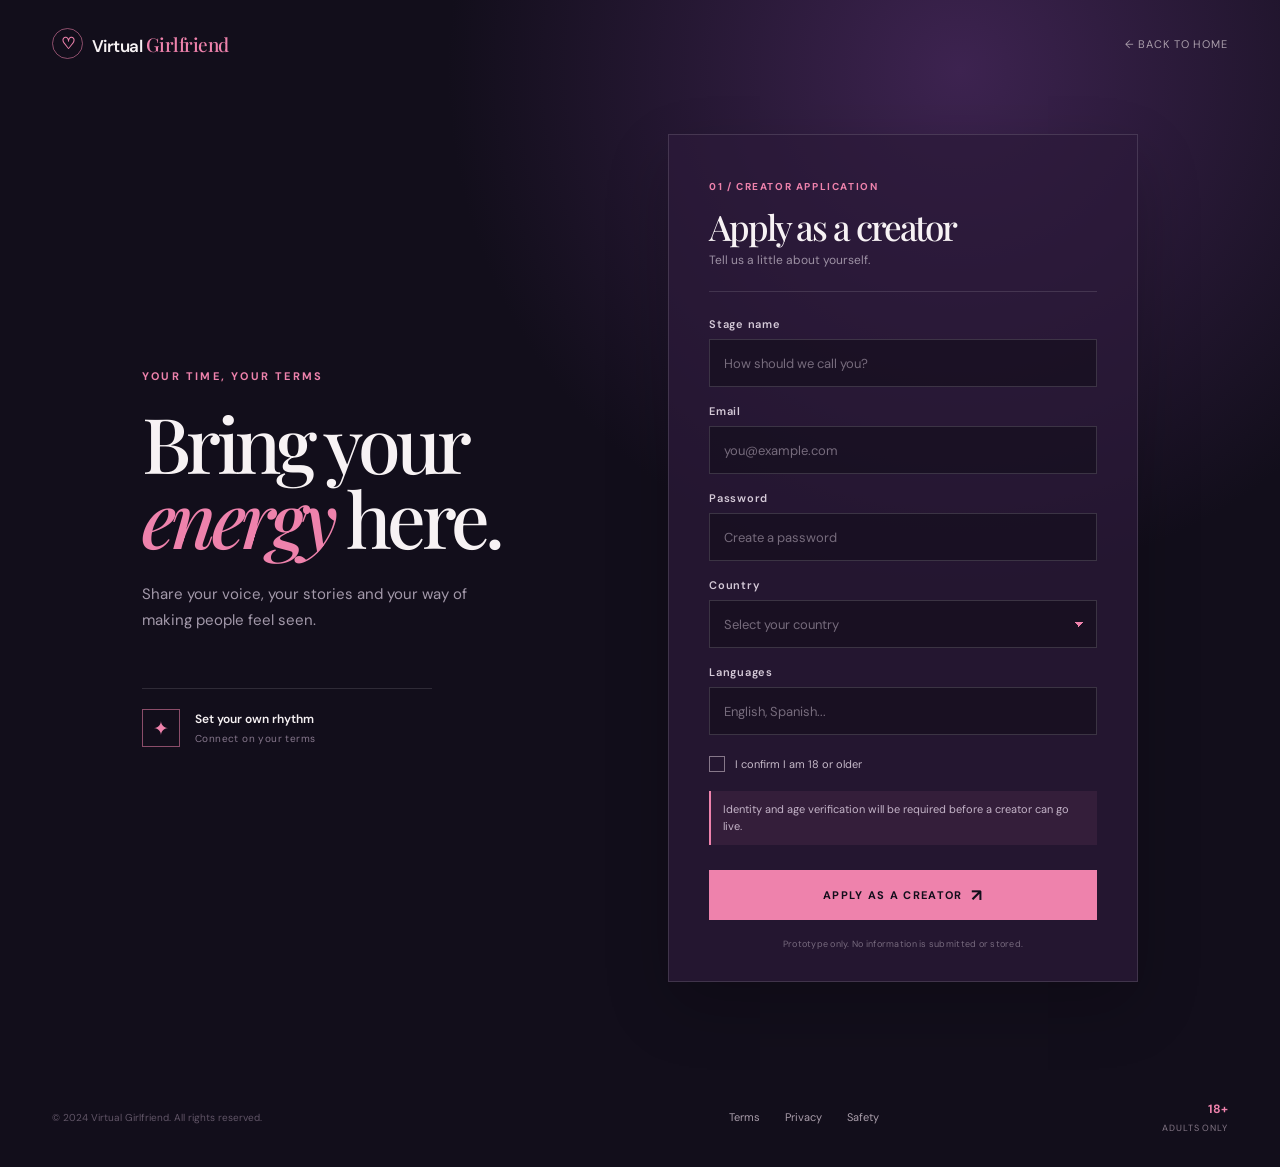
<file: creator-signup.html>
<!doctype html>
<html lang="en">
  <head>
    <meta charset="UTF-8" />
    <meta name="viewport" content="width=device-width, initial-scale=1.0" />
    <meta name="description" content="Apply to become a Virtual Girlfriend creator." />
    <title>Become a Creator | Virtual Girlfriend</title>
    <link rel="preconnect" href="https://fonts.googleapis.com" />
    <link rel="preconnect" href="https://fonts.gstatic.com" crossorigin />
    <link href="https://fonts.googleapis.com/css2?family=DM+Sans:wght@400;500;600;700&family=Playfair+Display:wght@500;600&display=swap" rel="stylesheet" />
    <link rel="stylesheet" href="styles.css" />
  </head>
  <body class="signup-page">
    <div class="page-shell signup-shell creator-signup-shell">
      <header class="site-header"><a class="brand" href="index.html" aria-label="Virtual Girlfriend home"><span class="brand-mark">♡</span><span>Virtual <em>Girlfriend</em></span></a><a class="back-link" href="index.html">← Back to home</a></header>
      <main class="signup-main"><div class="signup-intro"><p class="eyebrow">Your time, your terms</p><h1>Bring your <span>energy</span> here.</h1><p>Share your voice, your stories and your way of making people feel seen.</p><div class="signup-affirmation"><span>✦</span><div><strong>Set your own rhythm</strong><small>Connect on your terms</small></div></div></div>
        <form class="signup-card" data-prototype-form novalidate><div class="form-heading"><span class="step-label">01 / Creator application</span><h2>Apply as a creator</h2><p>Tell us a little about yourself.</p></div><label for="creator-stage-name">Stage name</label><input id="creator-stage-name" name="stage-name" type="text" autocomplete="nickname" placeholder="How should we call you?" required /><label for="creator-email">Email</label><input id="creator-email" name="email" type="email" autocomplete="email" placeholder="you@example.com" required /><label for="creator-password">Password</label><input id="creator-password" name="password" type="password" autocomplete="new-password" placeholder="Create a password" required /><label for="creator-country">Country</label><select id="creator-country" name="country" required><option value="" selected disabled>Select your country</option><option>United States</option><option>United Kingdom</option><option>Canada</option><option>Spain</option><option>Mexico</option><option>Other</option></select><label for="creator-languages">Languages</label><input id="creator-languages" name="languages" type="text" placeholder="English, Spanish..." required /><label class="check-row" for="creator-age"><input id="creator-age" name="age-confirmation" type="checkbox" required /><span class="custom-check"></span><span>I confirm I am 18 or older</span></label><p class="verification-note">Identity and age verification will be required before a creator can go live.</p><button class="button button-primary form-submit" type="submit">Apply as a Creator <span>↗</span></button><p class="prototype-note">Prototype only. No information is submitted or stored.</p></form>
      </main>
      <footer class="site-footer signup-footer"><p class="copyright">© 2024 Virtual Girlfriend. All rights reserved.</p><div class="footer-links"><a href="#terms">Terms</a><a href="#privacy">Privacy</a><a href="#safety">Safety</a></div><div class="footer-age">18+ <span>Adults Only</span></div></footer>
    </div><div class="toast" role="status" aria-live="polite"></div><script src="script.js"></script>
  </body>
</html>
</file>
<file: styles.css>
:root { --ink:#120e1b; --plum:#2b1a3a; --violet:#8759bb; --pink:#ee82ac; --cream:#f7f2f4; --muted:#a399aa; --line:rgba(255,255,255,.12); }
* { box-sizing:border-box; } html { scroll-behavior:smooth; } body { margin:0; background:var(--ink); color:var(--cream); font-family:"DM Sans",sans-serif; } a { color:inherit; text-decoration:none; } button { font:inherit; }
.page-shell { overflow:hidden; background:radial-gradient(circle at 75% 6%,#3d2350 0,var(--ink) 32rem); } .site-header { align-items:center; display:flex; justify-content:space-between; margin:auto; max-width:1240px; padding:28px 32px; position:relative; z-index:5; } .brand { align-items:center; display:inline-flex; font-size:17px; font-weight:600; gap:9px; letter-spacing:-.03em; } .brand em { color:var(--pink); font-family:"Playfair Display",serif; font-size:19px; font-style:normal; font-weight:500; } .brand-mark { align-items:center; border:1px solid rgba(238,130,172,.55); border-radius:50%; color:var(--pink); display:inline-flex; font-size:16px; height:31px; justify-content:center; width:31px; }
.nav-links { align-items:center; display:flex; font-size:12px; font-weight:600; gap:35px; letter-spacing:.06em; text-transform:uppercase; } .nav-links a { color:#c4b9c9; transition:color .2s ease; } .nav-links a:hover { color:var(--cream); } .nav-links .header-cta { border-bottom:1px solid var(--pink); color:var(--cream); padding-bottom:7px; } .nav-links span,.button span,.call-button span { color:var(--pink); font-size:17px; margin-left:8px; } .menu-toggle { background:transparent; border:0; color:var(--cream); display:none; font-size:23px; }
.hero { align-items:center; display:flex; margin:auto; max-width:1240px; min-height:630px; padding:50px 32px 100px; position:relative; } .hero-copy { max-width:650px; position:relative; z-index:2; } .eyebrow { color:var(--pink); font-size:11px; font-weight:700; letter-spacing:.2em; margin:0 0 22px; text-transform:uppercase; } .live-dot,.online-badge i { background:#8debca; border-radius:50%; display:inline-block; height:7px; margin-right:8px; vertical-align:1px; width:7px; } h1,h2,h3,p { margin-top:0; } h1 { font-family:"Playfair Display",serif; font-size:clamp(56px,7vw,92px); font-weight:500; letter-spacing:-.06em; line-height:.98; margin-bottom:30px; max-width:720px; } h1 span,h2 span { color:var(--pink); font-style:italic; } .hero-text { color:var(--muted); font-size:16px; line-height:1.7; max-width:390px; } .hero-actions { display:flex; flex-wrap:wrap; gap:13px; margin-top:34px; } .button { align-items:center; display:inline-flex; font-size:11px; font-weight:700; justify-content:center; letter-spacing:.12em; min-height:50px; padding:0 22px; text-transform:uppercase; transition:transform .2s ease,background .2s ease; } .button:hover,.call-button:hover { transform:translateY(-2px); } .button-primary { background:var(--pink); color:var(--ink); } .button-primary span { color:var(--ink); } .button-ghost { border:1px solid var(--line); color:var(--cream); } .button-ghost:hover { background:rgba(255,255,255,.08); } .hero-note { color:#827688; font-size:10px; letter-spacing:.08em; margin-top:35px; text-transform:uppercase; } .hero-note span { border:1px solid #75617c; color:var(--pink); margin-right:8px; padding:4px 5px; } .hero-note i { border-left:1px solid #594c60; display:inline-block; height:13px; margin:0 13px -3px; }
.hero-portrait { height:570px; position:absolute; right:7%; top:34px; width:450px; z-index:1; } .hero-portrait img { border-radius:220px 220px 12px 12px; filter:saturate(.8); height:100%; object-fit:cover; object-position:center; position:relative; width:100%; z-index:1; } .portrait-ring { border:1px solid rgba(238,130,172,.5); border-radius:50%; height:580px; position:absolute; right:-60px; top:-25px; transform:rotate(18deg); width:410px; } .portrait-ring:after { background:var(--pink); border-radius:50%; content:""; height:8px; position:absolute; right:8px; top:62px; width:8px; } .floating-card { align-items:center; backdrop-filter:blur(15px); background:rgba(30,23,41,.82); border:1px solid rgba(255,255,255,.15); display:flex; position:absolute; z-index:2; } .floating-card-top { gap:8px; left:-45px; padding:13px 17px; top:125px; } .floating-card-top strong { color:var(--cream); font-size:14px; } .floating-card small { color:#a89cad; display:block; font-size:9px; letter-spacing:.08em; text-transform:uppercase; } .status-dot { background:#8debca; border-radius:50%; height:7px; width:7px; } .floating-card-bottom { bottom:34px; gap:13px; left:-52px; padding:14px 18px; } .floating-card-bottom strong { display:block; font-size:11px; font-weight:600; margin-bottom:4px; } .sparkle { color:var(--pink); font-size:25px; } .hero-orbit { border:1px solid rgba(238,130,172,.12); border-radius:50%; position:absolute; } .orbit-one { height:580px; right:-310px; top:10px; width:580px; } .orbit-two { border-color:rgba(135,89,187,.14); height:810px; right:-220px; top:-100px; width:810px; }
.online-section { background:var(--cream); color:var(--ink); padding:93px max(32px,calc((100% - 1176px)/2)) 75px; } .section-heading { align-items:end; display:flex; justify-content:space-between; margin-bottom:42px; } .section-heading .eyebrow { color:#a55682; margin-bottom:14px; } h2 { font-family:"Playfair Display",serif; font-size:clamp(45px,5vw,65px); font-weight:500; letter-spacing:-.06em; line-height:.98; margin-bottom:0; } .section-intro { color:#817681; font-size:14px; line-height:1.6; margin:0 5% 5px 0; max-width:260px; } .profiles-grid { display:grid; gap:20px; grid-template-columns:repeat(3,1fr); } .profile-card { background:#fff; box-shadow:0 15px 35px rgba(37,20,43,.08); } .profile-image { height:350px; overflow:hidden; position:relative; } .profile-image:after { background:linear-gradient(180deg,transparent 60%,rgba(20,12,26,.55)); content:""; inset:0; position:absolute; } .profile-image img { height:100%; object-fit:cover; transition:transform .5s ease; width:100%; } .profile-card:hover .profile-image img { transform:scale(1.04); } .online-badge { background:rgba(20,14,27,.72); color:#fff; font-size:10px; left:17px; letter-spacing:.08em; padding:8px 11px; position:absolute; text-transform:uppercase; top:17px; z-index:1; } .favorite { background:transparent; border:0; color:white; cursor:pointer; font-size:26px; line-height:1; position:absolute; right:17px; top:14px; z-index:1; } .profile-info { padding:21px 20px 19px; } .profile-name { align-items:start; display:flex; justify-content:space-between; } .profile-name h3 { font-size:20px; font-weight:600; letter-spacing:-.05em; margin-bottom:4px; } .profile-name p { color:#988c98; font-size:11px; margin:0; } .profile-number { color:#d1c7d1; font-family:"Playfair Display",serif; font-size:18px; } .profile-meta { border-bottom:1px solid #eee8ed; border-top:1px solid #eee8ed; display:flex; justify-content:space-between; margin:19px 0 15px; padding:12px 0; } .profile-meta span { color:#a15a7d; font-size:10px; font-weight:700; letter-spacing:.1em; } .profile-meta strong { font-size:12px; } .profile-meta small { color:#9c919a; font-size:10px; font-weight:400; } .call-button { background:var(--ink); border:0; color:white; cursor:pointer; font-size:11px; font-weight:700; letter-spacing:.1em; padding:13px; text-transform:uppercase; transition:transform .2s ease,background .2s ease; width:100%; } .call-button:hover { background:var(--plum); } .availability { color:#8e838d; font-size:11px; margin:28px 0 0; text-align:center; }
.creator-band { align-items:center; background:linear-gradient(105deg,#3e2451,#21142e); display:flex; justify-content:space-between; padding:83px max(32px,calc((100% - 1176px)/2)); } .creator-band .eyebrow { margin-bottom:17px; } .creator-band h2 { color:var(--cream); font-size:clamp(38px,5vw,57px); max-width:480px; } .button-light { background:var(--cream); color:var(--ink); } .button-light span { color:#a8537d; } .site-footer { align-items:center; display:grid; gap:25px; grid-template-columns:1.6fr 1fr auto; margin:auto; max-width:1240px; padding:41px 32px 30px; } .footer-brand p { color:#847786; font-size:11px; margin:13px 0 0; } .footer-links { display:flex; gap:25px; } .footer-links a { color:#a99daa; font-size:11px; } .footer-age { color:var(--pink); font-size:12px; font-weight:700; text-align:right; } .footer-age span { color:#847786; display:block; font-size:9px; font-weight:400; letter-spacing:.1em; margin-top:5px; text-transform:uppercase; } .copyright { color:#615567; font-size:10px; grid-column:1/-1; margin:16px 0 0; } .toast { background:var(--pink); bottom:24px; color:var(--ink); font-size:12px; font-weight:700; opacity:0; padding:15px 19px; pointer-events:none; position:fixed; right:24px; transform:translateY(15px); transition:.25s ease; z-index:10; } .toast.visible { opacity:1; transform:translateY(0); }
@media (max-width:820px) { .site-header { padding:23px 22px; } .nav-links { background:var(--plum); display:none; flex-direction:column; gap:20px; padding:24px; position:absolute; right:20px; top:70px; } .nav-links.open { display:flex; } .menu-toggle { display:block; } .hero { min-height:900px; padding:50px 22px; } .hero-copy { align-self:flex-start; } .hero-portrait { bottom:40px; height:470px; right:13%; top:auto; width:350px; } .portrait-ring { height:480px; width:340px; } .online-section,.creator-band { padding-left:22px; padding-right:22px; } .profiles-grid { grid-template-columns:1fr 1fr; } .profiles-grid .profile-card:last-child { display:none; } .site-footer { grid-template-columns:1fr auto; padding-left:22px; padding-right:22px; } .footer-links { grid-column:1/-1; grid-row:2; } .footer-age { grid-column:2; grid-row:1; } }
@media (max-width:540px) { h1 { font-size:58px; } .hero { min-height:800px; } .hero-portrait { height:390px; right:-1%; width:280px; } .portrait-ring { height:400px; right:-40px; width:285px; } .floating-card-top { left:-12px; top:65px; } .floating-card-bottom { bottom:18px; left:-20px; } .section-heading { align-items:start; display:block; } .section-intro { margin:22px 0 0; } .profiles-grid { display:block; } .profiles-grid .profile-card { margin-bottom:22px; } .profiles-grid .profile-card:last-child { display:block; } .profile-image { height:330px; } .creator-band { align-items:start; display:block; } .creator-band .button { margin-top:30px; } }
.signup-shell { min-height:100vh; }
.signup-page .site-header { padding-bottom:20px; }
.back-link { color:#a99daa; font-size:11px; letter-spacing:.08em; text-transform:uppercase; transition:color .2s ease; }
.back-link:hover { color:var(--pink); }
.signup-main { align-items:center; display:grid; gap:clamp(50px,9vw,150px); grid-template-columns:minmax(300px,1fr) minmax(360px,470px); margin:auto; max-width:1060px; min-height:calc(100vh - 190px); padding:55px 32px 85px; }
.signup-intro { max-width:470px; }
.signup-intro h1 { font-size:clamp(54px,6vw,80px); margin-bottom:25px; }
.signup-intro > p:not(.eyebrow) { color:var(--muted); font-size:15px; line-height:1.75; max-width:370px; }
.signup-affirmation { align-items:center; border-top:1px solid var(--line); display:flex; gap:15px; margin-top:55px; padding-top:20px; width:290px; }
.signup-affirmation > span { align-items:center; border:1px solid rgba(238,130,172,.55); color:var(--pink); display:flex; font-size:19px; height:38px; justify-content:center; width:38px; }
.signup-affirmation strong { display:block; font-size:12px; font-weight:600; margin-bottom:5px; }
.signup-affirmation small { color:#87788d; display:block; font-size:10px; letter-spacing:.04em; }
.signup-card { background:rgba(43,26,58,.72); border:1px solid rgba(255,255,255,.13); box-shadow:0 25px 60px rgba(0,0,0,.2); padding:39px 40px 31px; }
.form-heading { border-bottom:1px solid var(--line); margin-bottom:25px; padding-bottom:23px; }
.step-label { color:var(--pink); font-size:10px; font-weight:700; letter-spacing:.16em; text-transform:uppercase; }
.form-heading h2 { color:var(--cream); font-size:35px; margin:15px 0 8px; }
.form-heading p { color:#9d91a4; font-size:12px; margin:0; }
.signup-card label:not(.check-row) { color:#d5cad8; display:block; font-size:11px; font-weight:600; letter-spacing:.07em; margin:17px 0 8px; }
.signup-card input:not([type="checkbox"]),.signup-card select { background:rgba(18,14,27,.62); border:1px solid rgba(255,255,255,.15); border-radius:0; color:var(--cream); font:inherit; font-size:13px; height:48px; outline:0; padding:0 14px; transition:border-color .2s ease,box-shadow .2s ease; width:100%; }
.signup-card input::placeholder { color:#766b7c; }
.signup-card input:not([type="checkbox"]):focus,.signup-card select:focus { border-color:var(--pink); box-shadow:0 0 0 3px rgba(238,130,172,.1); }
.signup-card select { appearance:none; background-image:linear-gradient(45deg,transparent 50%,var(--pink) 50%),linear-gradient(135deg,var(--pink) 50%,transparent 50%); background-position:calc(100% - 17px) 21px,calc(100% - 12px) 21px; background-repeat:no-repeat; background-size:5px 5px,5px 5px; }
.signup-card select:invalid { color:#766b7c; }
.check-row { align-items:center; color:#c6bac9; cursor:pointer; display:flex; font-size:11px; gap:10px; line-height:1.4; margin:21px 0 0; }
.check-row input { height:1px; opacity:0; position:absolute; width:1px; }
.custom-check { border:1px solid #867789; display:inline-block; flex:0 0 16px; height:16px; position:relative; }
.check-row input:checked + .custom-check { background:var(--pink); border-color:var(--pink); }
.check-row input:checked + .custom-check:after { border:solid var(--ink); border-width:0 2px 2px 0; content:""; height:8px; left:5px; position:absolute; top:2px; transform:rotate(45deg); width:4px; }
.form-submit { border:0; cursor:pointer; margin-top:25px; width:100%; }
.form-switch { color:#8f8294; font-size:11px; margin:20px 0 0; text-align:center; }
.form-switch a { color:var(--pink); font-weight:600; }
.verification-note { background:rgba(238,130,172,.08); border-left:2px solid var(--pink); color:#c4b4c8; font-size:11px; line-height:1.55; margin:19px 0 0; padding:10px 12px; }
.prototype-note { color:#776a7e; font-size:9px; letter-spacing:.03em; margin:18px 0 0; text-align:center; }
.signup-footer { margin-top:auto; min-height:100px; padding-bottom:25px; padding-top:25px; }
.signup-footer .copyright { grid-column:1; margin:0; }
@media (max-width:820px) { .signup-main { gap:45px; grid-template-columns:1fr; min-height:0; padding-bottom:65px; padding-top:45px; } .signup-intro { max-width:570px; } .signup-affirmation { margin-top:30px; } .signup-card { margin:auto; max-width:520px; width:100%; } .signup-footer { min-height:0; } }
@media (max-width:540px) { .signup-page .site-header { padding:23px 22px; } .back-link { font-size:9px; } .signup-main { padding:35px 22px 55px; } .signup-intro h1 { font-size:55px; } .signup-card { padding:29px 22px 25px; } .form-heading h2 { font-size:30px; } .signup-footer { display:flex; flex-wrap:wrap; gap:20px; } .signup-footer .copyright { flex-basis:100%; order:3; } .signup-footer .footer-links { order:1; } .signup-footer .footer-age { margin-left:auto; order:2; } }
</file>
